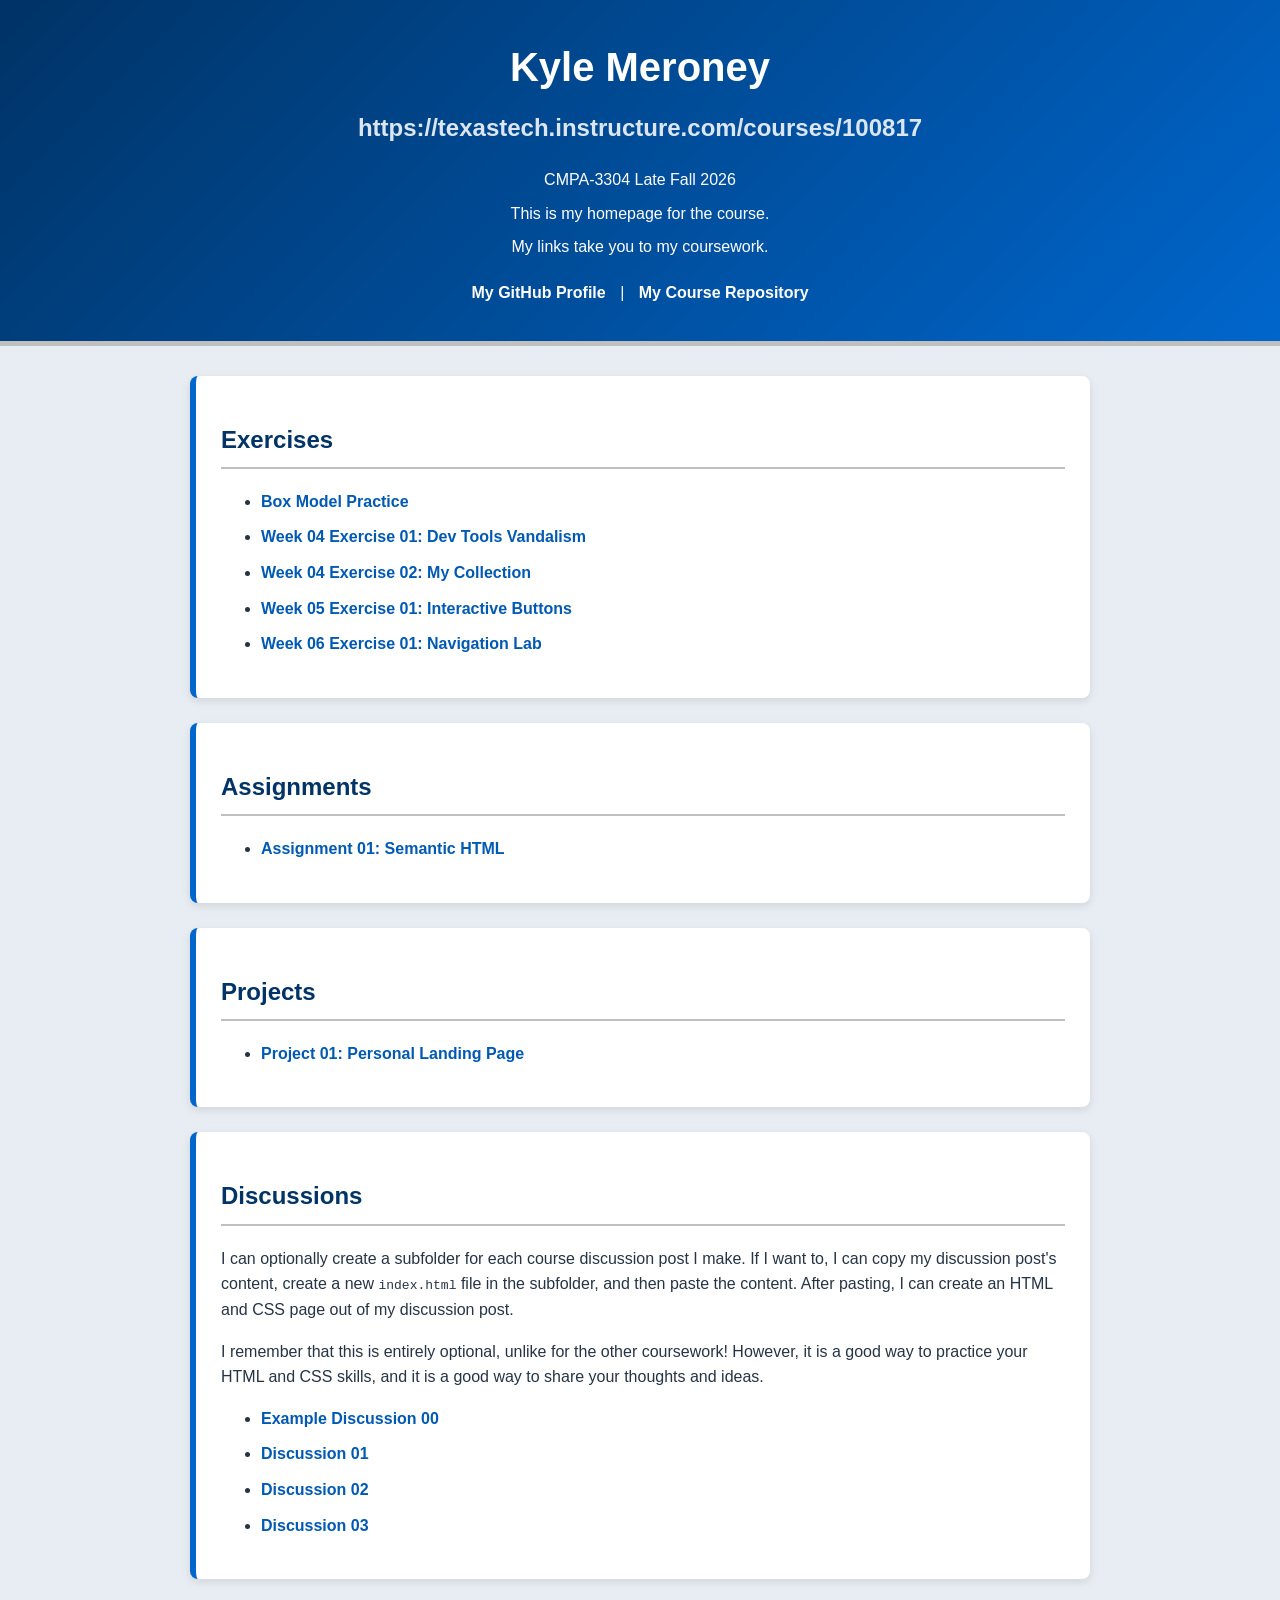
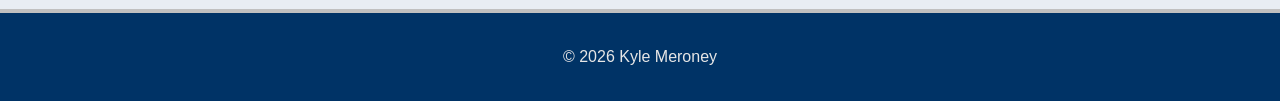
<file: index.html>
<!DOCTYPE html>

<!--

INSTRUCTIONS: HOW TO CHANGE THIS PAGE:

1. Change "Student Name" in the title above to your real name.

2. Change "Your Name" in the big heading below to your real name.

3. Change "your-username" to your real GitHub username in both links.

4. Change "your-repo-name" to the name of this repository.

5. Change "Course Name" to the name of your class.

6. Change "Semester Year" to match when you are taking this class.

7. Add links to your work:
    - Find the words that say "Exercise 01", "Assignment 01", etc.
    - Between the quote marks in href="", put the relative link to your work in the subfolder. You can simply link to the subfolder name. Take a look at the example folders and links to see how to do this.
    - For work not yet started/completed, you can leave the href="" blank until you are ready.
    - Change the words "Exercise 01" to match the name of the exercise. Do the same for assignments and projects. If you add your discussion posts, do the same for them.
    - Do this for each piece of work you finish.

8. You can add more links by copying a whole line like this:
    <li><a href="">New Work Name</a></li>
    Then paste it below the last one in that section.

9. Save your changes and push to GitHub when you are done. Remember you can use GitHub Desktop to help you with this.

Remember: During the course, if you want, you can style your homepage to introduce your own style and aesthetics. To start, keep this page simple and plain. This is just a template to get you started. Embrace the handcrafted approach to web design and development: change things to make them your own.

Remember: You must have a GitHub account, a new GitHub repository for this course, and this file (index.html) in that repository. 

Remember: You must create subfolders for each piece of coursework as the semester progresses.

-->

<html lang="en">
    <head>
        <meta charset="UTF-8" />
        <title>https://texastech.instructure.com/courses/100817</title>
        <meta charset="UTF-8" />
        <meta name="viewport" content="width=device-width, initial-scale=1.0" />
        <title>Kyle Meroney- CMPA-3304</title>
        <link rel="stylesheet" href="style.css" />
    </head>

    <body>
        <header>
            <h1>Kyle Meroney</h1>
            <h2>https://texastech.instructure.com/courses/100817</h2>
            <p>CMPA-3304 Late Fall 2026</p>
            <p>This is my homepage for the course.</p>
            <p>My links take you to my coursework.</p>
            <nav>
                <a href="https://github.com/kmerottu">My GitHub Profile</a>
                |
                <a href="https://github.com/kmerottu/cmpa-3304-course-portfolio">
                    My Course Repository
                </a>
            </nav>
        </header>

        <main>
            <section>
                <h2>Exercises</h2>
                <ul>
                    <li>
                        <a href="week-03-exercise-01/">Box Model Practice</a>
                    </li>
                    <li><a href="week-04-exercise-01/">Week 04 Exercise 01: Dev Tools Vandalism</a></li>
                    <li><a href="week-04-exercise-02/">Week 04 Exercise 02: My Collection</a>
                    <li><a href="week-05-exercise-01/">Week 05 Exercise 01: Interactive Buttons</a></li>
                    <li><a href="./week-06-exercise-01/">Week 06 Exercise 01: Navigation Lab</a></li>
                </ul>
            </section>

            <section>
                <h2>Assignments</h2>
                <ul>
                    <li>
                        <a href="assignment-01/">Assignment 01: Semantic HTML</a>
                    
                   
                </ul>
            </section>

            <section>
                <h2>Projects</h2>
                <ul>
                    <li><a href="project-01/">Project 01: Personal Landing Page</a></li>
                    
                </ul>
            </section>

            <section>
                <h2>Discussions</h2>
                <p>
                    I can optionally create a subfolder for each course
                    discussion post I make. If I want to, I can copy my
                    discussion post's content, create a new
                    <code>index.html</code>
                    file in the subfolder, and then paste the content. After
                    pasting, I can create an HTML and CSS page out of my
                    discussion post.
                </p>
                <p>
                    I remember that this is entirely optional, unlike for the
                    other coursework! However, it is a good way to practice your
                    HTML and CSS skills, and it is a good way to share your
                    thoughts and ideas.
                </p>
                <ul>
                    <li>
                        <a href="example-discussion-00/">
                            Example Discussion 00
                        </a>
                    </li>
                    <li><a href="">Discussion 01</a></li>
                    <li><a href="">Discussion 02</a></li>
                    <li><a href="">Discussion 03</a></li>
                </ul>
            </section>
            
        </main>

        <footer>
            <p>&copy; 2026 Kyle Meroney</p>
        </footer>
    </body>
</html>
</file>
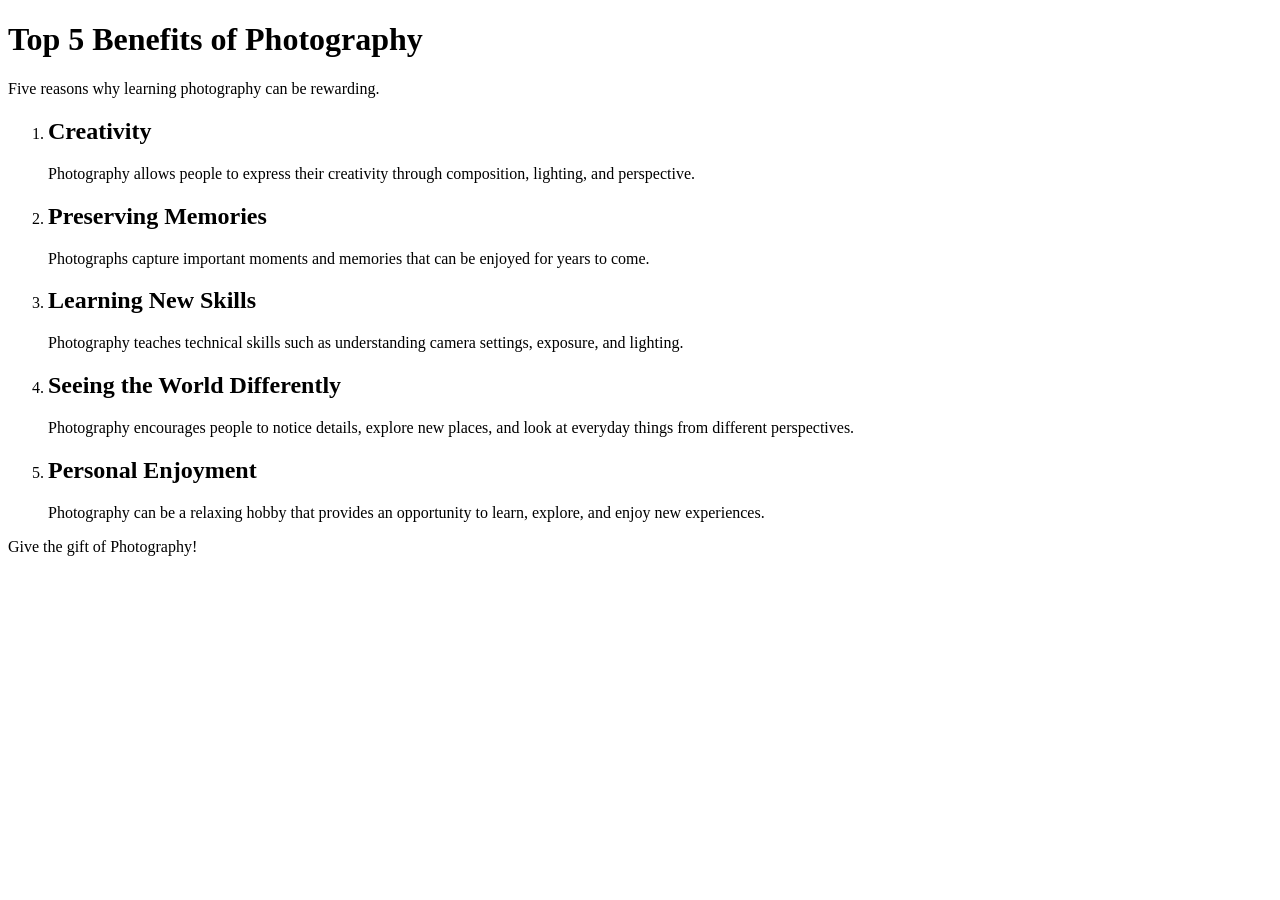
<file: assignment-01/index.html>
<!DOCTYPE html>
<html lang="en">
<head>
    <meta charset="UTF-8">
    <meta name="viewport" content="width=device-width, initial-scale=1.0">
    <title>Top 5 Benefits of Photography</title>
</head>
<body>

    <header>
        <h1>Top 5 Benefits of Photography</h1>
        <p>Five reasons why learning photography can be rewarding.</p>
    </header>

    <main>
        <ol>
            <li>
                <h2>Creativity</h2>
                <p>Photography allows people to express their creativity through composition, lighting, and perspective.</p>
            </li>

            <li>
                <h2>Preserving Memories</h2>
                <p>Photographs capture important moments and memories that can be enjoyed for years to come.</p>
            </li>

            <li>
                <h2>Learning New Skills</h2>
                <p>Photography teaches technical skills such as understanding camera settings, exposure, and lighting.</p>
            </li>

            <li>
                <h2>Seeing the World Differently</h2>
                <p>Photography encourages people to notice details, explore new places, and look at everyday things from different perspectives.</p>
            </li>

            <li>
                <h2>Personal Enjoyment</h2>
                <p>Photography can be a relaxing hobby that provides an opportunity to learn, explore, and enjoy new experiences.</p>
            </li>
        </ol>
    </main>

    <footer>
        <p>Give the gift of Photography!</p>
    </footer>

</body>
</html>
</file>
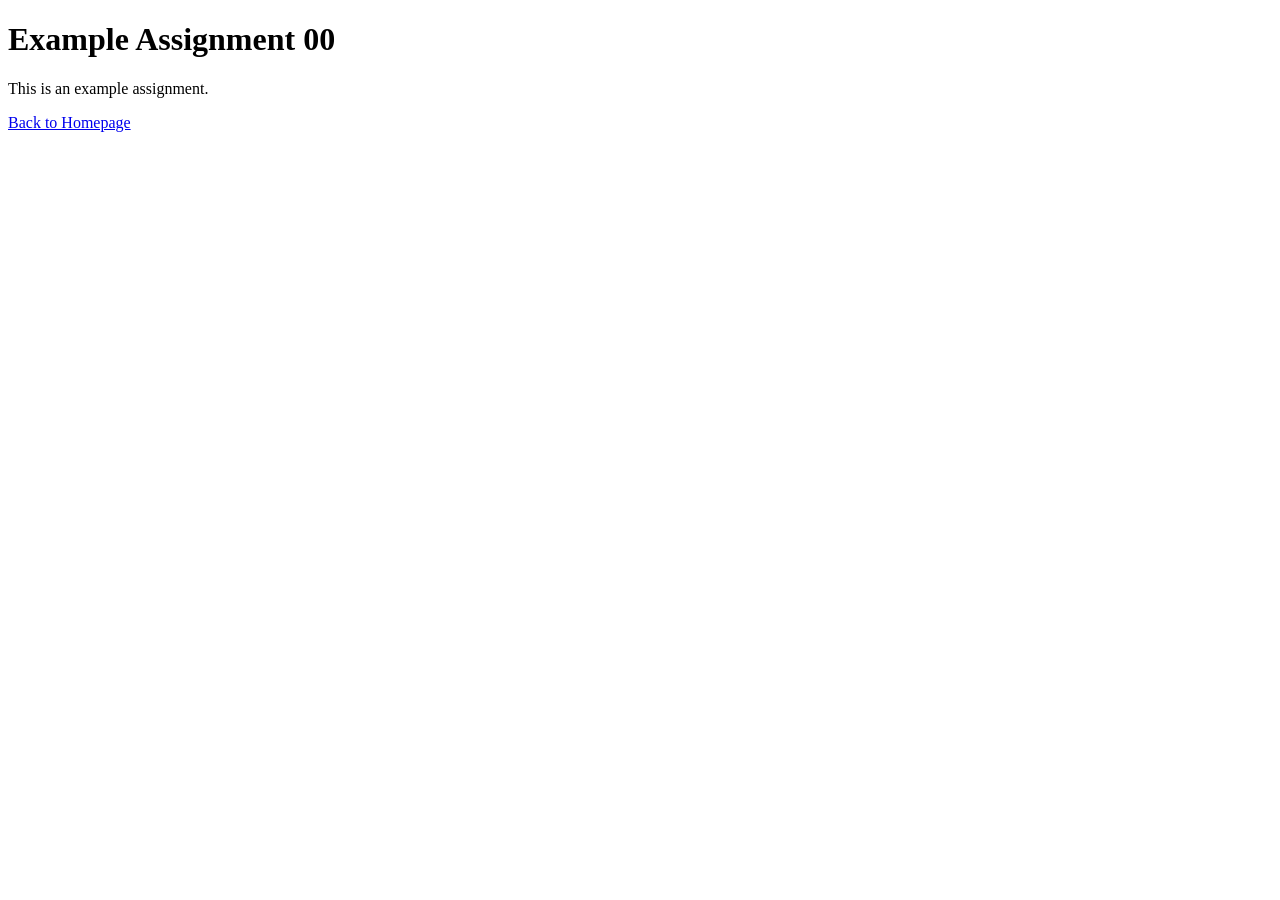
<file: example-assignment-00/index.html>
<!DOCTYPE html>
<html lang="en">
    <head>
        <meta charset="UTF-8" />
        <meta name="viewport" content="width=device-width, initial-scale=1.0" />
        <title>Example Assignment 00</title>
    </head>
    <body>
        <h1>Example Assignment 00</h1>
        <p>This is an example assignment.</p>
        <a href="../index.html">Back to Homepage</a>
    </body>
</html>
</file>
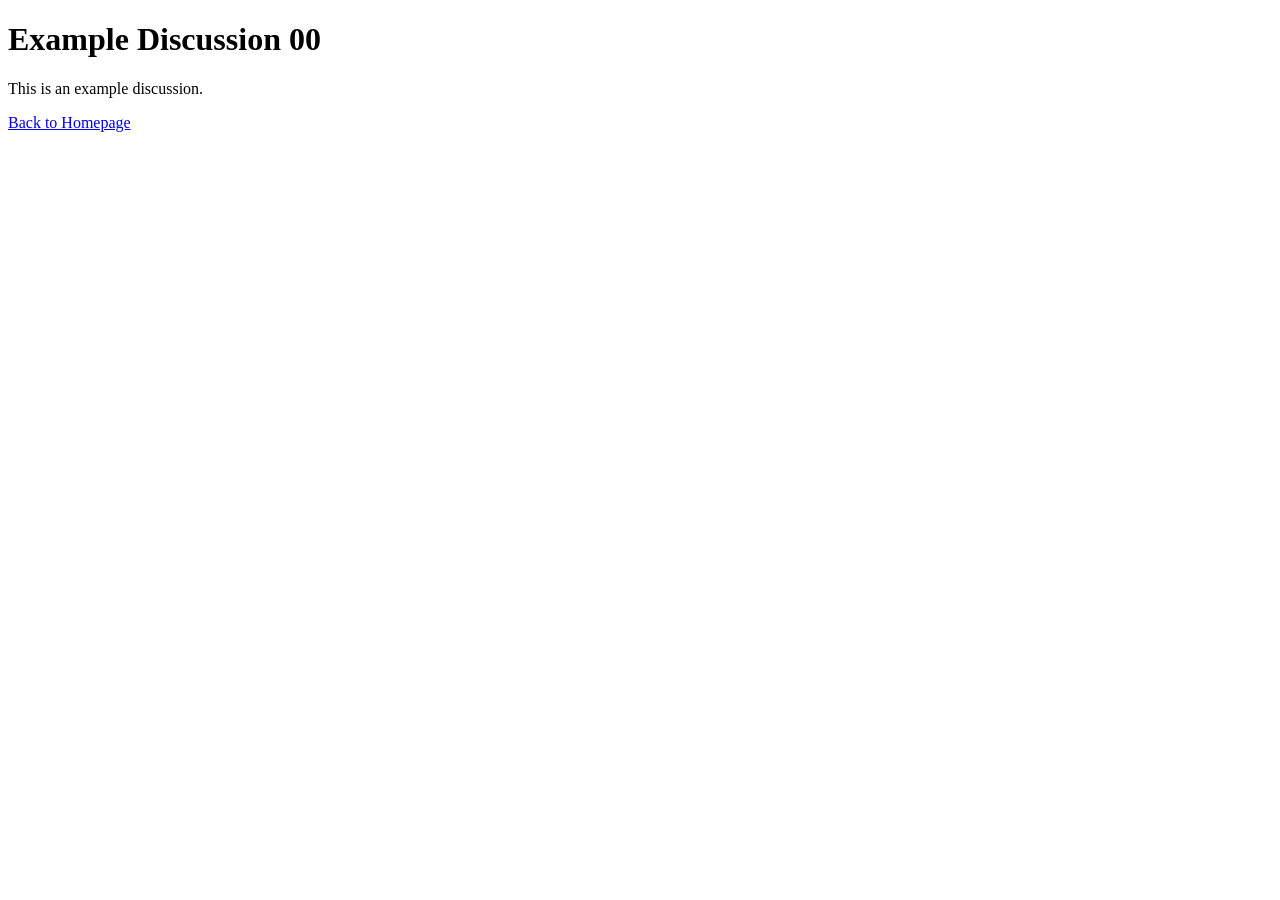
<file: example-discussion-00/index.html>
<!DOCTYPE html>
<html lang="en">
    <head>
        <meta charset="UTF-8" />
        <meta name="viewport" content="width=device-width, initial-scale=1.0" />
        <title>Example Discussion 00</title>
    </head>
    <body>
        <h1>Example Discussion 00</h1>
        <p>This is an example discussion.</p>
        <a href="../index.html">Back to Homepage</a>
    </body>
</html>
</file>
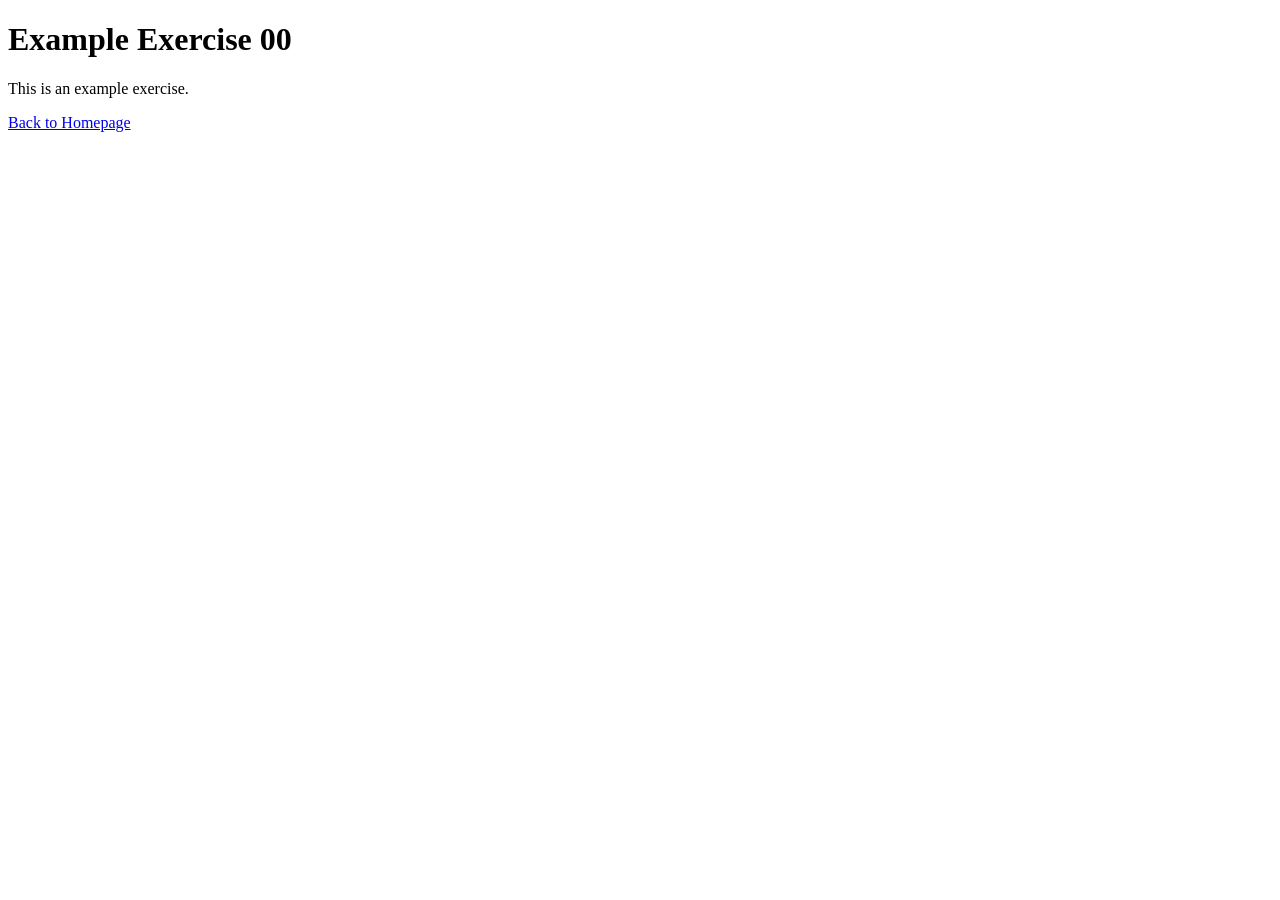
<file: example-exercise-00/index.html>
<!DOCTYPE html>
<html lang="en">
    <head>
        <meta charset="UTF-8" />
        <meta name="viewport" content="width=device-width, initial-scale=1.0" />
        <title>Example Exercise 00</title>
    </head>
    <body>
        <h1>Example Exercise 00</h1>
        <p>This is an example exercise.</p>
        <a href="../index.html">Back to Homepage</a>
    </body>
</html>
</file>
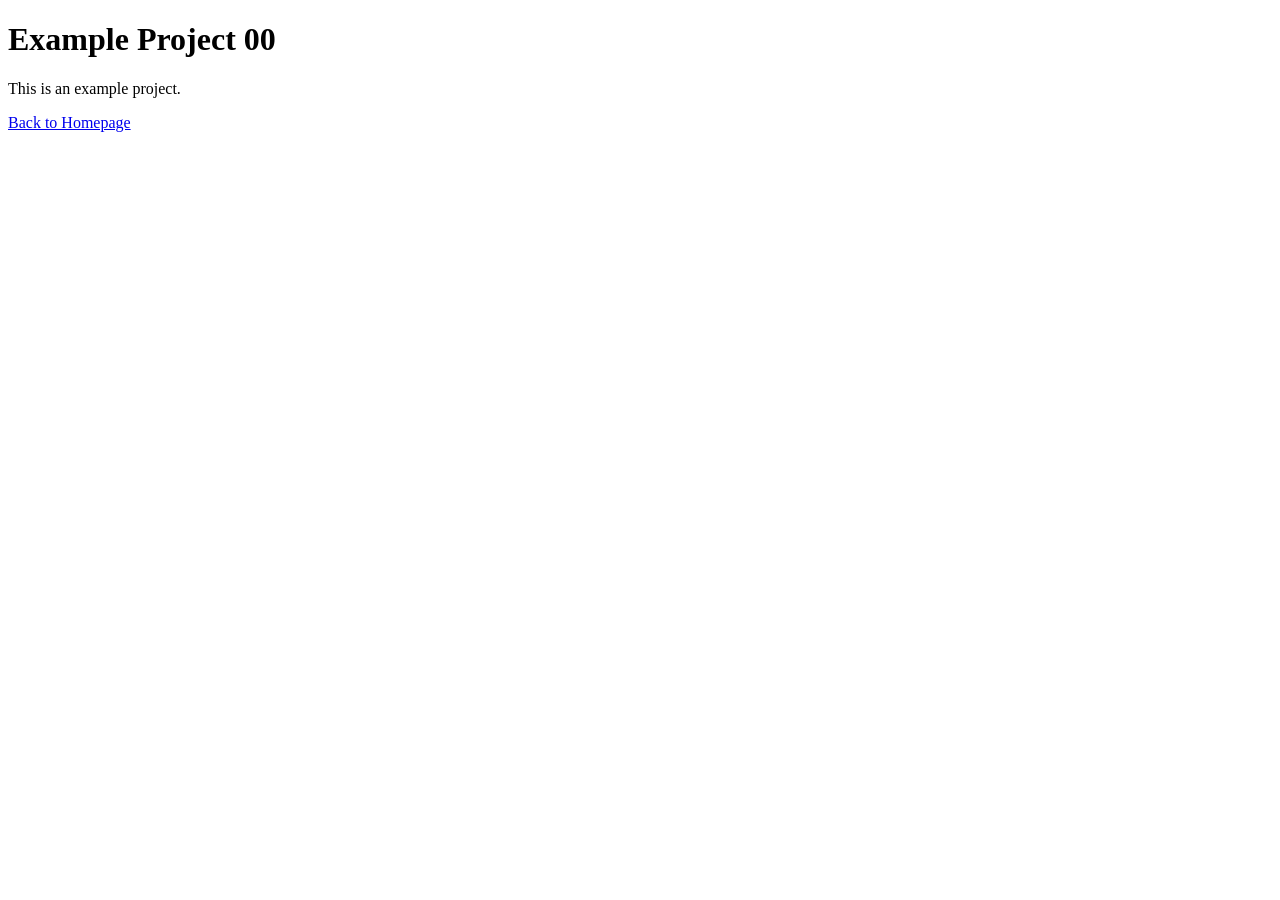
<file: example-project-00/index.html>
<!DOCTYPE html>
<html lang="en">
    <head>
        <meta charset="UTF-8" />
        <meta name="viewport" content="width=device-width, initial-scale=1.0" />
        <title>Example Project 00</title>
    </head>
    <body>
        <h1>Example Project 00</h1>
        <p>This is an example project.</p>
        <a href="../index.html">Back to Homepage</a>
    </body>
</html>
</file>
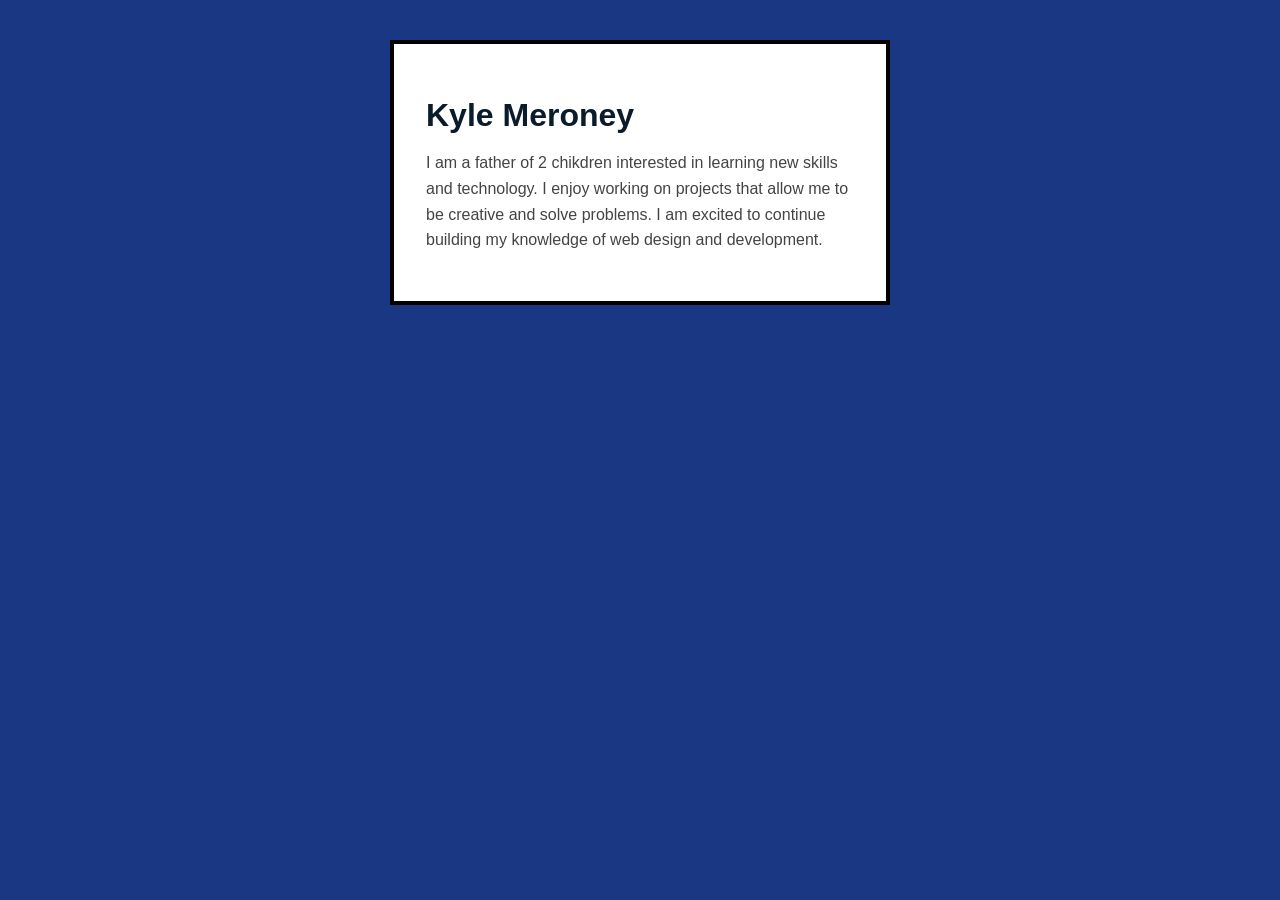
<file: week-03-exercise-01/index.html>
<!DOCTYPE html>
<html lang="en">
<head>
    <meta charset="UTF-8">
    <meta name="viewport" content="width=device-width, initial-scale=1.0">
    <title>Kyle Meroney</title>
    <link rel="stylesheet" href="style.css">
</head>
<body>

    <div class="card">
        <h1>Kyle Meroney</h1>
        <p>
            I am a father of 2 chikdren interested in learning new skills and
            technology. I enjoy working on projects that allow me to be creative
            and solve problems. I am excited to continue building my knowledge
            of web design and development.
        </p>
    </div>

</body>
</html>
</file>
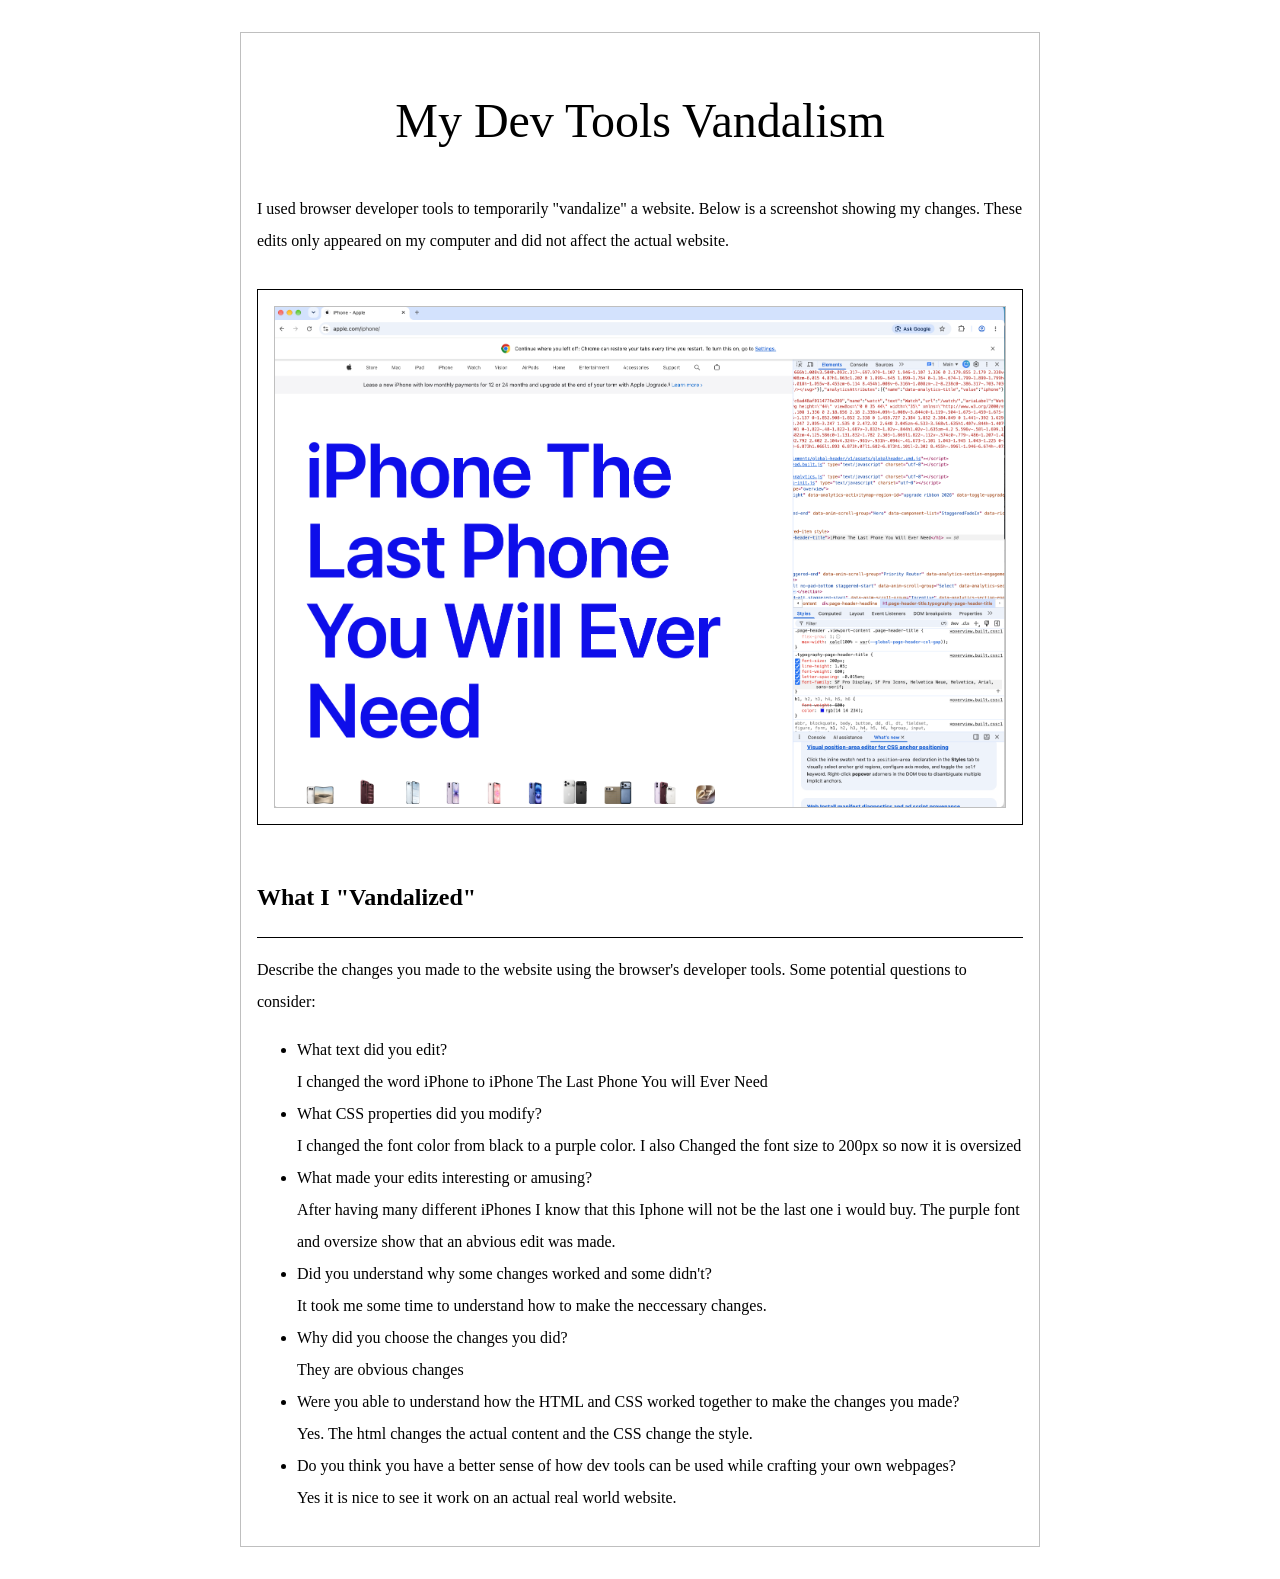
<file: week-04-exercise-01/index.html>
<!DOCTYPE html>
<html lang="en">

<head>
    <meta charset="UTF-8" />
    <meta name="viewport" content="width=device-width, initial-scale=1.0" />
    <title>Week 04 Exercise 01 - My Dev Tools Vandalism</title>
    <link rel="stylesheet" href="./style.css" />
</head>

<body>
    <main>
        <h1>My Dev Tools Vandalism</h1>
        <p>
            I used browser developer tools to temporarily "vandalize" a
            website. Below is a screenshot showing my changes. These edits
            only appeared on my computer and did not affect the actual
            website.
        </p>
        <div class="screenshot-container">
            <!-- 
                IMPORTANT: Update the src attribute below to match your screenshot filename.
                Example: If your screenshot is named "apple-dot-com-but-with-papyrus-font.png", change the line to:
                src="./apple-dot-com-but-with-papyrus-font.png"
            -->
            <img src="devtools-vandalism-screenshot.png" alt="Screenshot of the webpage I vandalized" />
        </div>
        <h2>What I "Vandalized"</h2>
        <p>
            Describe the changes you made to the website using the browser's developer tools. Some potential questions
            to consider:
        <ul>
            <li>What text did you edit?</li>
            I changed the word iPhone to iPhone The Last Phone You will Ever Need
            <li>What CSS properties did you modify?</li>
            I changed the font color from black to a purple color. I also Changed the font size to 200px so now it is oversized
            <li>What made your edits interesting or amusing?</li>
            After having many different iPhones I know that this Iphone will not be the last one i would buy. The purple font and oversize show that an abvious edit was made.
            <li>Did you understand why some changes worked and some didn't?</li>
             It took me some time to understand how to make the neccessary changes.
            <li>Why did you choose the changes you did?</li>
             They are obvious changes
            <li>Were you able to understand how the HTML and CSS worked together to make the changes you made?</li>
            Yes. The html changes the actual content and the CSS change the style.
            <li>Do you think you have a better sense of how dev tools can be used while crafting your own webpages?</li>
            Yes it is nice to see it work on an actual real world website.
        </ul>
        </p>
    </main>
</body>

</html>
</file>
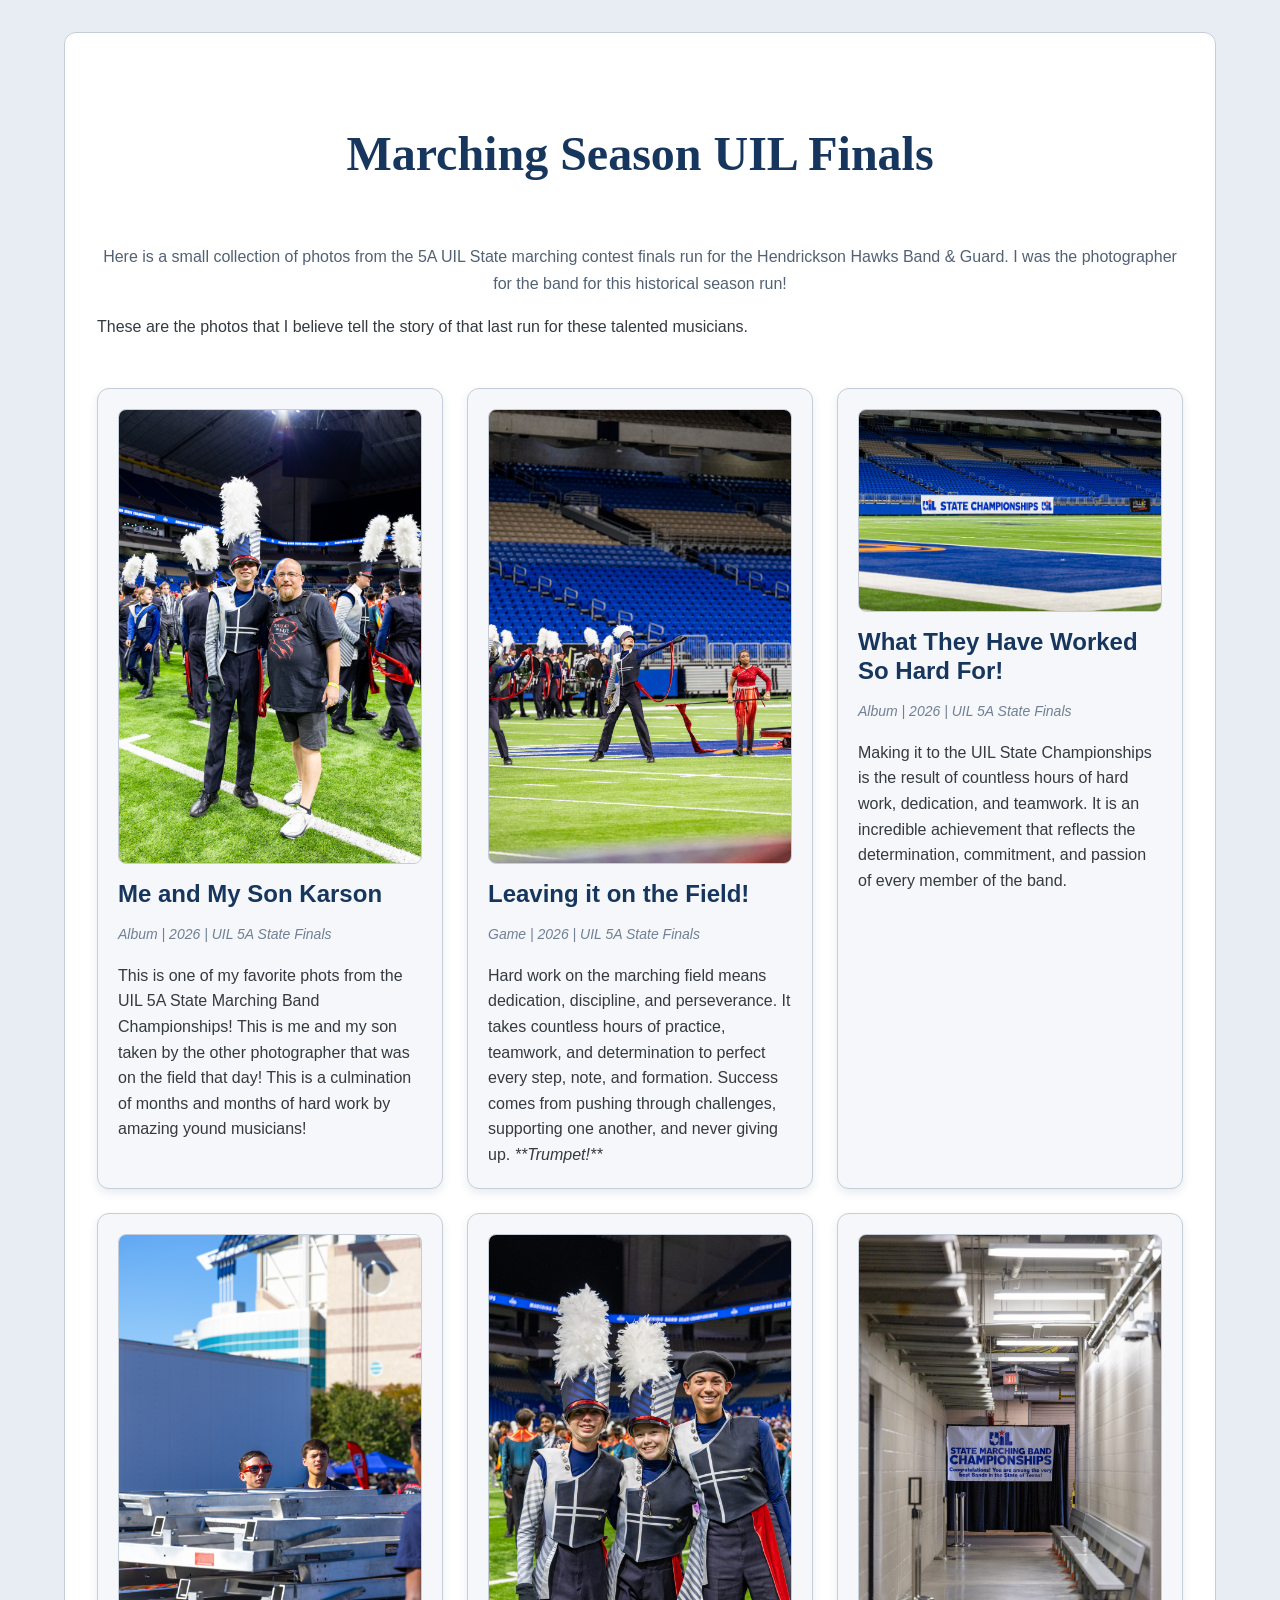
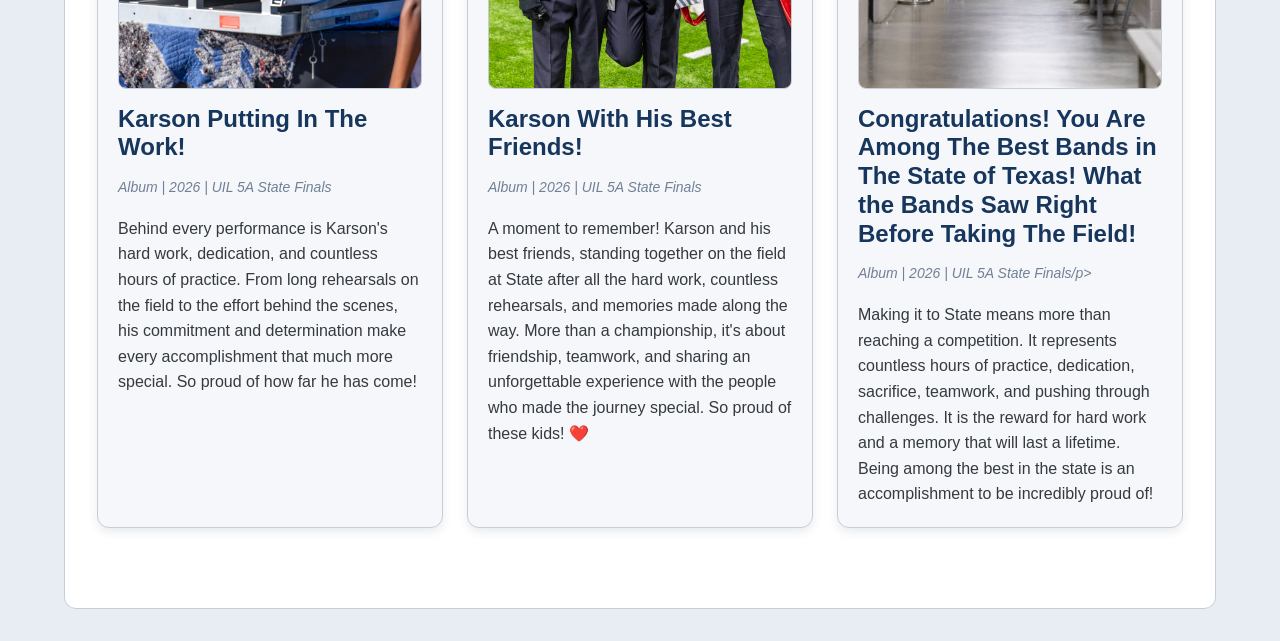
<file: week-04-exercise-02/index.html>
<!DOCTYPE html>
<html lang="en">

<head>
    <meta charset="UTF-8" />
    <meta name="viewport" content="width=device-width, initial-scale=1.0" />
    <title>Week 04 Exercise 02 - My Collection</title>
    <link rel="stylesheet" href="./style.css" />
</head>

<body>
    <main>
        <h1>Marching Season UIL Finals</h1>
        <!-- 
            Here is a small collection of photos from the 5A UIL State marching contest finals run for the Hendrickson Hawks Band & Guard. I was the photographer for the band for
            this historical season run!
        -->
        <p>
            Here is a small collection of photos from the 5A UIL State marching contest finals run for the Hendrickson Hawks Band & Guard. I was the photographer for the band for
            this historical season run!</p>
           These are the photos that I believe tell the story of that last run for these talented musicians. 
        </p>

        <div class="collection-grid">

            <!-- 
                SAMPLE CARD 1
                Replace this entire card with your own item.
                Keep the same structure: image, title, details, description.
            -->
            <div class="collection-card">
                <img src="photo-06-marching-band.jpg"Me and my son Karson after they were awarded 5th in the state of Texas" />
                <h2>Me and My Son Karson</h2>
                <p class="details">Album | 2026 | UIL 5A State Finals</p>
                <p class="description">
                    This is one of my favorite phots from the UIL 5A State Marching Band Championships! This is me and my son taken by the other photographer that was on the field that day! 
                    This is a culmination of months and months of hard work by
                    amazing yound musicians!
                </p>
            </div>

            <!-- 
                SAMPLE CARD 2
                Replace this entire card with your own item.
                Notice the structure is identical to Sample Card 1.
            -->
            <div class="collection-card">
                <img src="photo-02-marching-band.jpg"The Passion!" />
                <h2>Leaving it on the Field!</h2>
                <p class="details">Game | 2026 | UIL 5A State Finals</p>
                <p class="description">
                    Hard work on the marching field means dedication, discipline, and perseverance. It takes countless hours of practice, teamwork, and determination to perfect every step, note, and formation. 
                    Success comes from pushing through challenges, supporting one another, and never giving up. <em>**Trumpet!**</em>
                </p>
            </div>

            <!-- 
                PLACEHOLDER CARD 3
                Complete this card by adding your image, title, details, and description.
            -->
            <div class="collection-card">
                <img src="photo-03-marching-band.jpg" alt="UIL State Championships" />
                <h2>What They Have Worked So Hard For!</h2>
                <p class="details">Album | 2026 | UIL 5A State Finals</p>
                <p class="description">
                    Making it to the UIL State Championships is the result of countless hours of hard work, dedication, and teamwork. 
                    It is an incredible achievement that reflects the determination, commitment, and passion of every member of the band.
                </p>
            </div>

            <!-- 
                PLACEHOLDER CARD 4
                Complete this card by adding your image, title, details, and description.
            -->
            <div class="collection-card">
                <img src="photo-04-marching-band.jpg" alt="Your item 4" />
                <h2>Karson Putting In The Work!</h2>
                <p class="details">Album | 2026 | UIL 5A State Finals</p>
                <p class="description">
                    Behind every performance is Karson's hard work, dedication, and countless hours of practice. 
                    From long rehearsals on the field to the effort behind the scenes, his commitment and determination make every accomplishment that much more special. 
                    So proud of how far he has come!
                </p>
            </div>

            <!-- 
                PLACEHOLDER CARD 5
                Complete this card by adding your image, title, details, and description.
            -->
            <div class="collection-card">
                <img src="photo-05-marching-band.jpg" alt="Your item 5" />
                <h2>Karson With His Best Friends!</h2>
                <p class="details">Album | 2026 | UIL 5A State Finals</p>
                <p class="description">
                    A moment to remember! Karson and his best friends, standing together on the field at State after all the hard work, countless rehearsals, and memories made along the way.
                     More than a championship, it's about friendship, teamwork, and sharing an unforgettable experience with the people who made the journey special. So proud of these kids! ❤️
                </p>
            </div>

            <!-- 
                PLACEHOLDER CARD 6
                Complete this card by adding your image, title, details, and description.
            -->
            <div class="collection-card">
                <img src="Photo01-marching-band.jpg" alt="Your item 6" />
                <h2>Congratulations! You Are Among The Best Bands in The State of Texas! What the Bands Saw Right Before Taking The Field!</h2>
                <p class="details">Album | 2026 | UIL 5A State Finals/p>
                <p class="description">
                    Making it to State means more than reaching a competition. It represents countless hours of practice, dedication, sacrifice, teamwork, and pushing through challenges. 
                    It is the reward for hard work and a memory that will last a lifetime. Being among the best in the state is an accomplishment to be incredibly proud of!
                </p>
            </div>
        </div>
    </main>
</body>

</html>
</file>
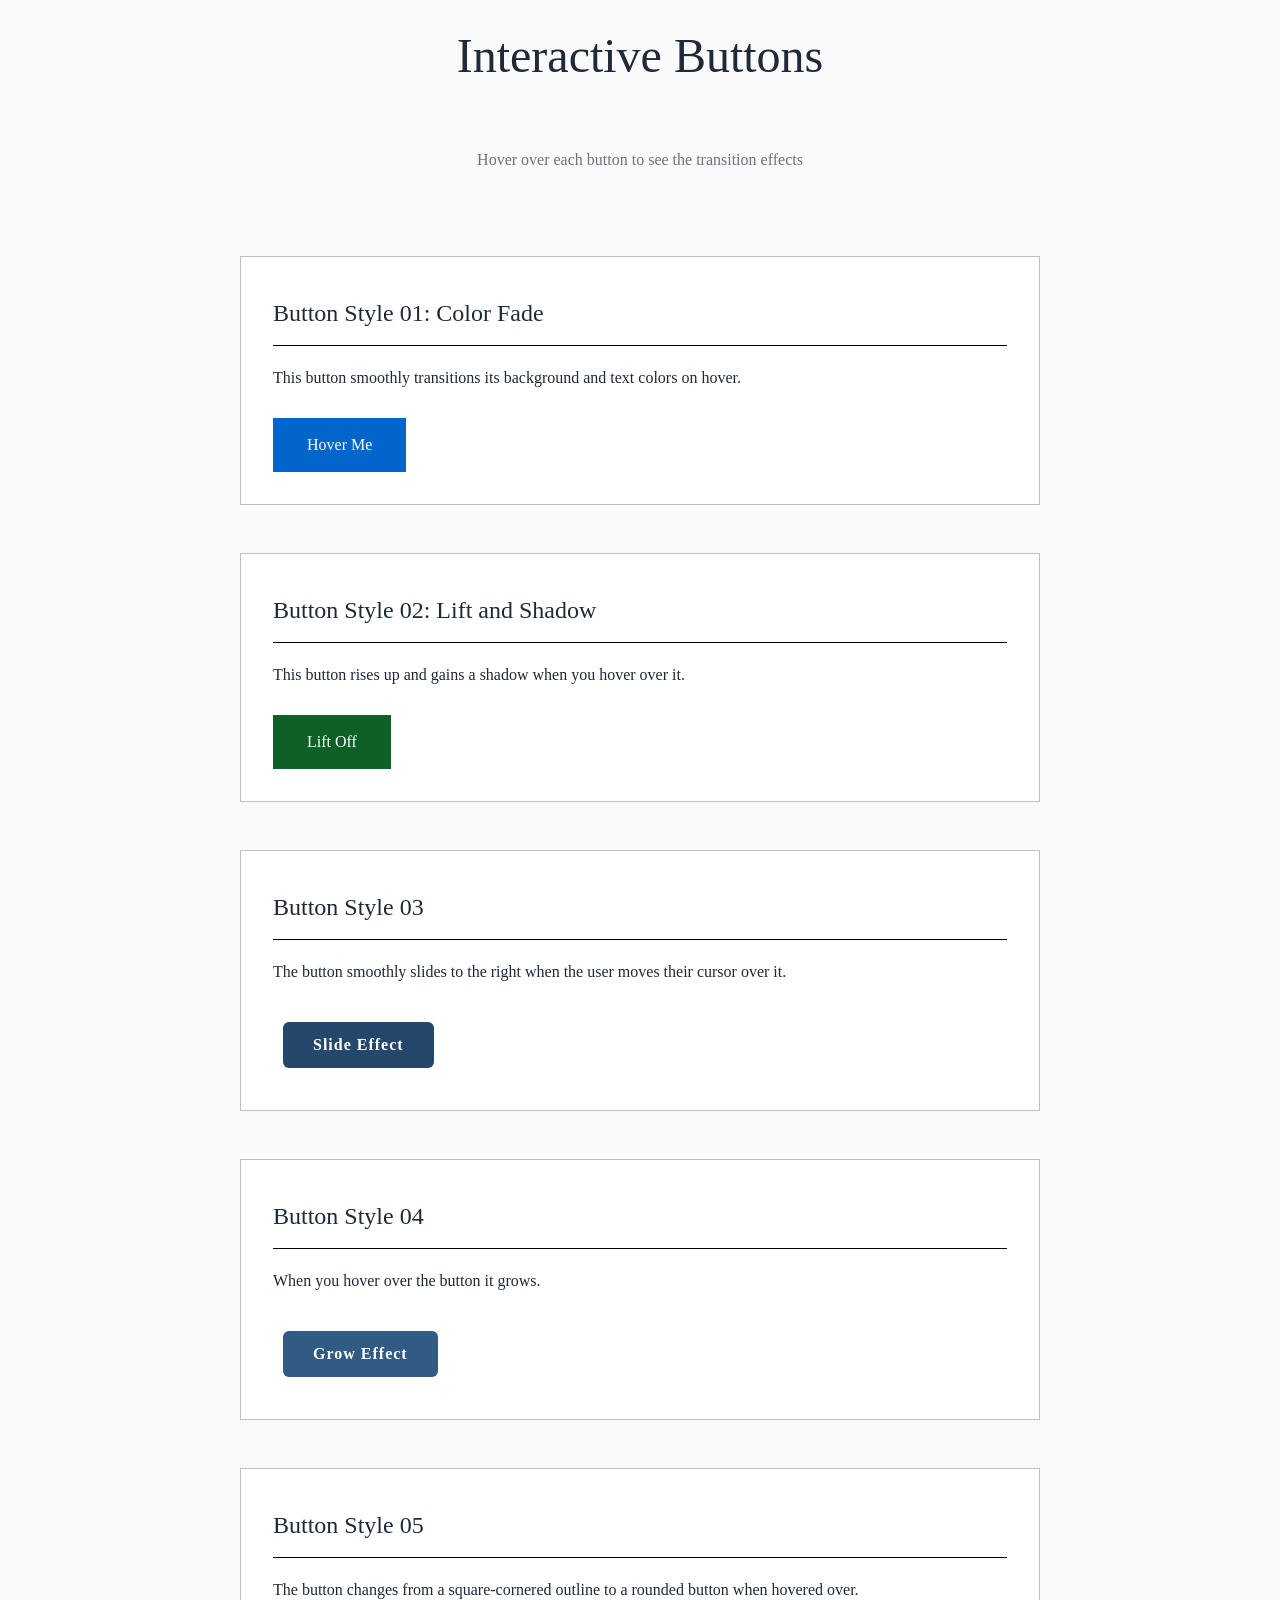
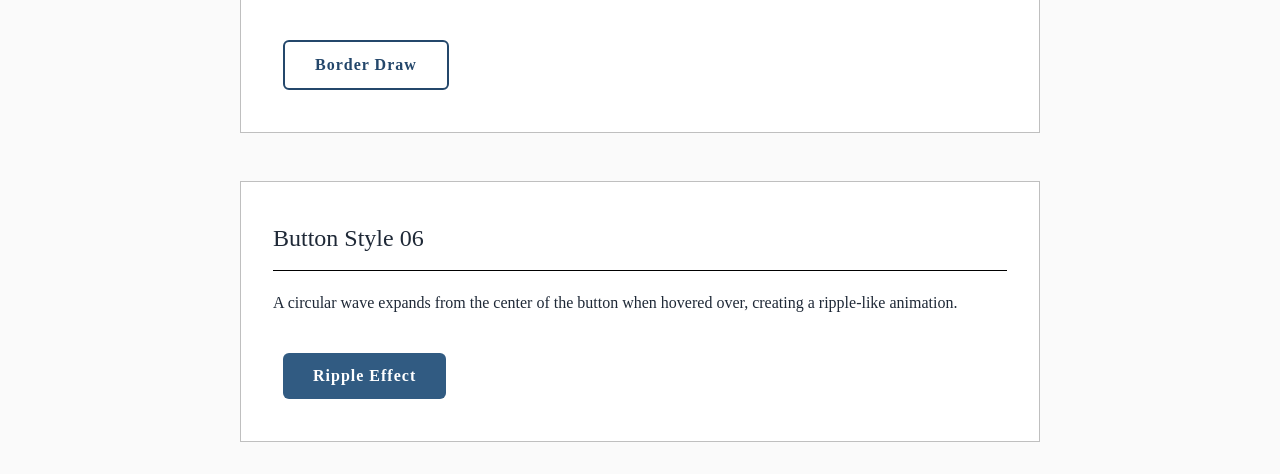
<file: week-05-exercise-01/index.html>
<!DOCTYPE html>
<html lang="en">

<head>
    <meta charset="UTF-8">
    <meta name="viewport" content="width=device-width, initial-scale=1.0">
    <title>Exercises Week 05 Exercise 01: Interactive Buttons</title>
    <link rel="stylesheet" href="./style.css">
</head>

<body>
    <div class="container">
        <h1>Interactive Buttons</h1>
        <p class="subtitle">Hover over each button to see the transition effects</p>

        <section class="button-section">
            <h2>Button Style 01: Color Fade</h2>
            <p>This button smoothly transitions its background and text colors on hover.</p>
            <button class="button-01">Hover Me</button>
        </section>


        <section class="button-section">
            <h2>Button Style 02: Lift and Shadow</h2>
            <p>This button rises up and gains a shadow when you hover over it.</p>
            <button class="button-02">Lift Off</button>
        </section>

        <section class="button-section">
            <h2>Button Style 03</h2>
            <p>The button smoothly slides to the right when the user moves their cursor over it.</p>
            <button class="slide-button">Slide Effect</button>
        </section>

        <section class="button-section">
            <h2>Button Style 04</h2>
            <p>When you hover over the button it grows.</p>
            <button class="grow-button">Grow Effect</button>
        </section>

        <section class="button-section">
            <h2>Button Style 05</h2>
            <p>The button changes from a square-cornered outline to a rounded button when hovered over.</p>
            <button class="border-button">Border Draw</button>
        </section>

        <section class="button-section">
            <h2>Button Style 06</h2>
            <p>A circular wave expands from the center of the button when hovered over, creating a ripple-like animation.</p>
            <button class="ripple-button">Ripple Effect</button>
        </section>
    </div>
</body>

</html>
</file>
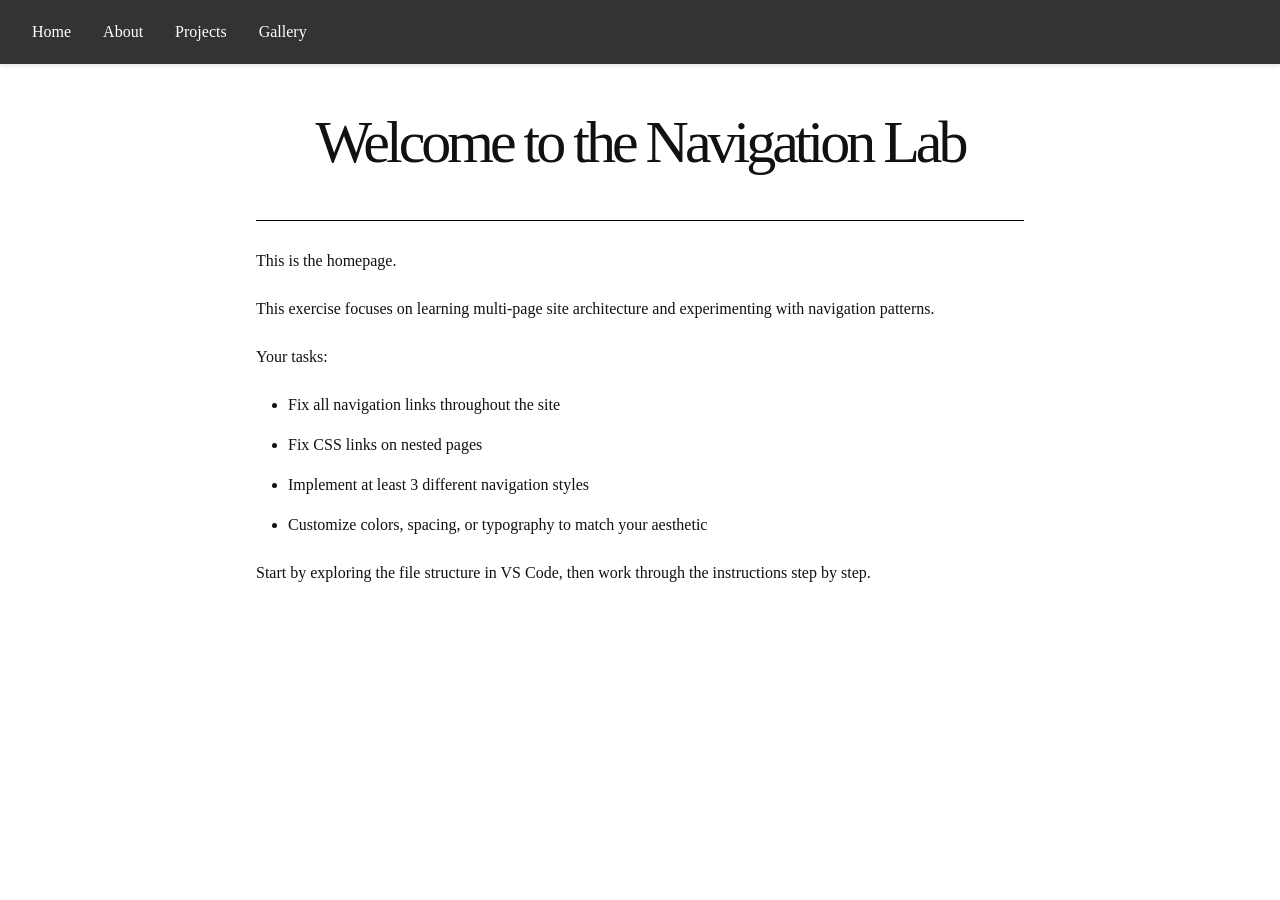
<file: week-06-exercise-01/index.html>
<!DOCTYPE html>
<html lang="en">

<head>
  <meta charset="UTF-8">
  <meta name="viewport" content="width=device-width, initial-scale=1.0">
  <title>Navigation Lab - Home</title>
  <link rel="stylesheet" href="css/style.css">
</head>

<body>

  <nav class="nav-horizontal">
    <ul>
      <li><a href="index.html">Home</a></li>
      <li><a href="about.html">About</a></li>
      <li><a href="projects/">Projects</a></li>
      <li><a href="gallery/">Gallery</a></li>
    </ul>
  </nav>

  <main>
    <h1>Welcome to the Navigation Lab</h1>

    <p>This is the homepage.</p>
    <p>This exercise focuses on learning multi-page site architecture and experimenting with navigation patterns.</p>

    <p>Your tasks:</p>
    <ul>
      <li>Fix all navigation links throughout the site</li>
      <li>Fix CSS links on nested pages</li>
      <li>Implement at least 3 different navigation styles</li>
      <li>Customize colors, spacing, or typography to match your aesthetic</li>
    </ul>

    <p>Start by exploring the file structure in VS Code, then work through the instructions step by step.</p>
  </main>

</body>

</html>
</file>
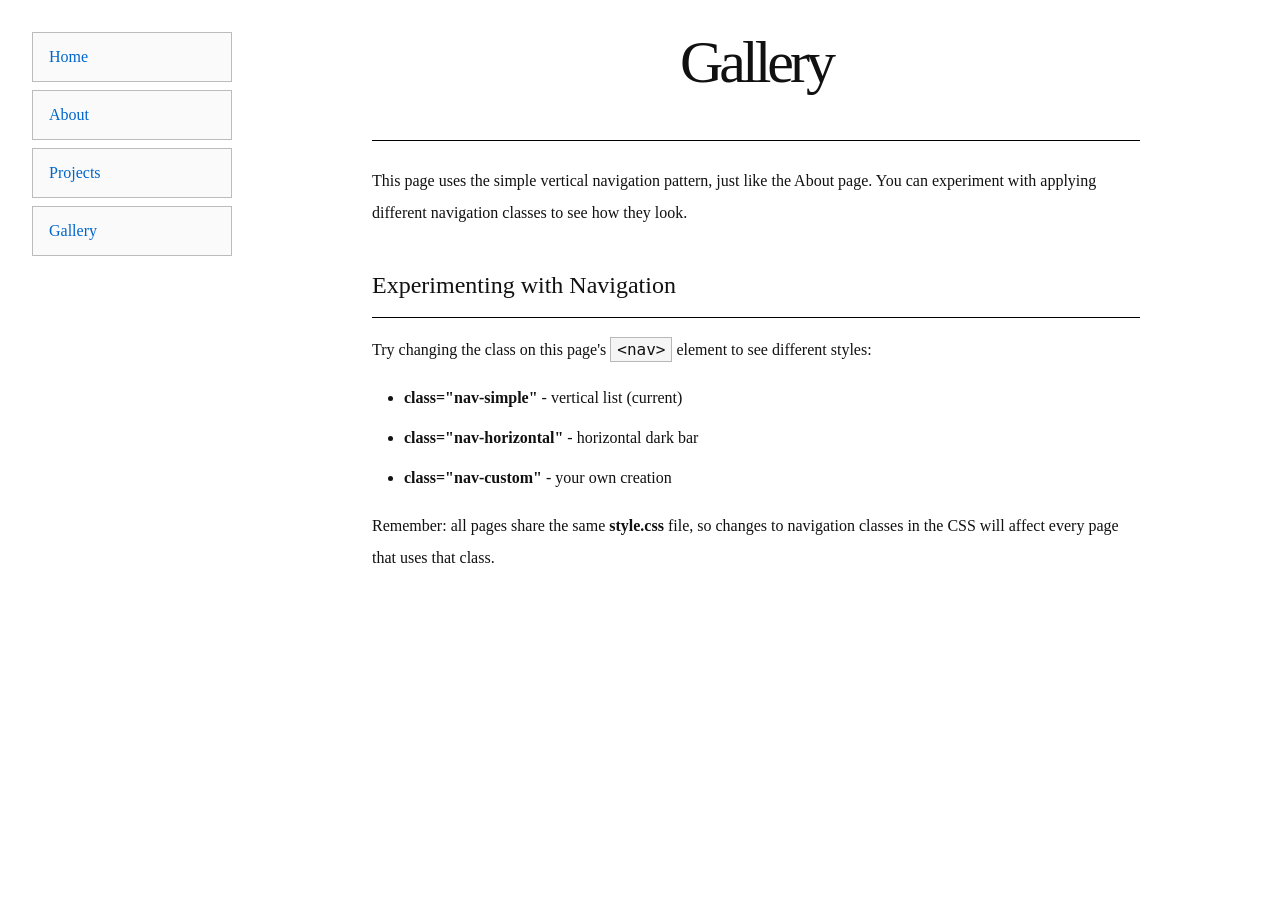
<file: week-06-exercise-01/gallery/index.html>
<!DOCTYPE html>
<html lang="en">

<head>
  <meta charset="UTF-8">
  <meta name="viewport" content="width=device-width, initial-scale=1.0">
  <title>Navigation Lab - Gallery</title>
  <link rel="stylesheet" href="../css/style.css">
</head>

<body>

  <nav class="nav-simple">
    <ul>
      <li><a href="../index.html">Home</a></li>
      <li><a href="../about.html">About</a></li>
      <li><a href="../projects/index.html">Projects</a></li>
      <li><a href="../gallery/index.html">Gallery</a></li>
    </ul>
  </nav>

  <main>
    <h1>Gallery</h1>

    <p>This page uses the simple vertical navigation pattern, just like the About page. You can experiment with applying
      different navigation classes to see how they look.</p>

    <h2>Experimenting with Navigation</h2>

    <p>Try changing the class on this page's <code>&lt;nav&gt;</code> element to see different styles:</p>

    <ul>
      <li><strong>class="nav-simple"</strong> - vertical list (current)</li>
      <li><strong>class="nav-horizontal"</strong> - horizontal dark bar</li>
      <li><strong>class="nav-custom"</strong> - your own creation</li>
    </ul>

    <p>Remember: all pages share the same <strong>style.css</strong> file, so changes to navigation classes in the CSS
      will affect every page that uses that class.</p>
  </main>

</body>

</html>
</file>
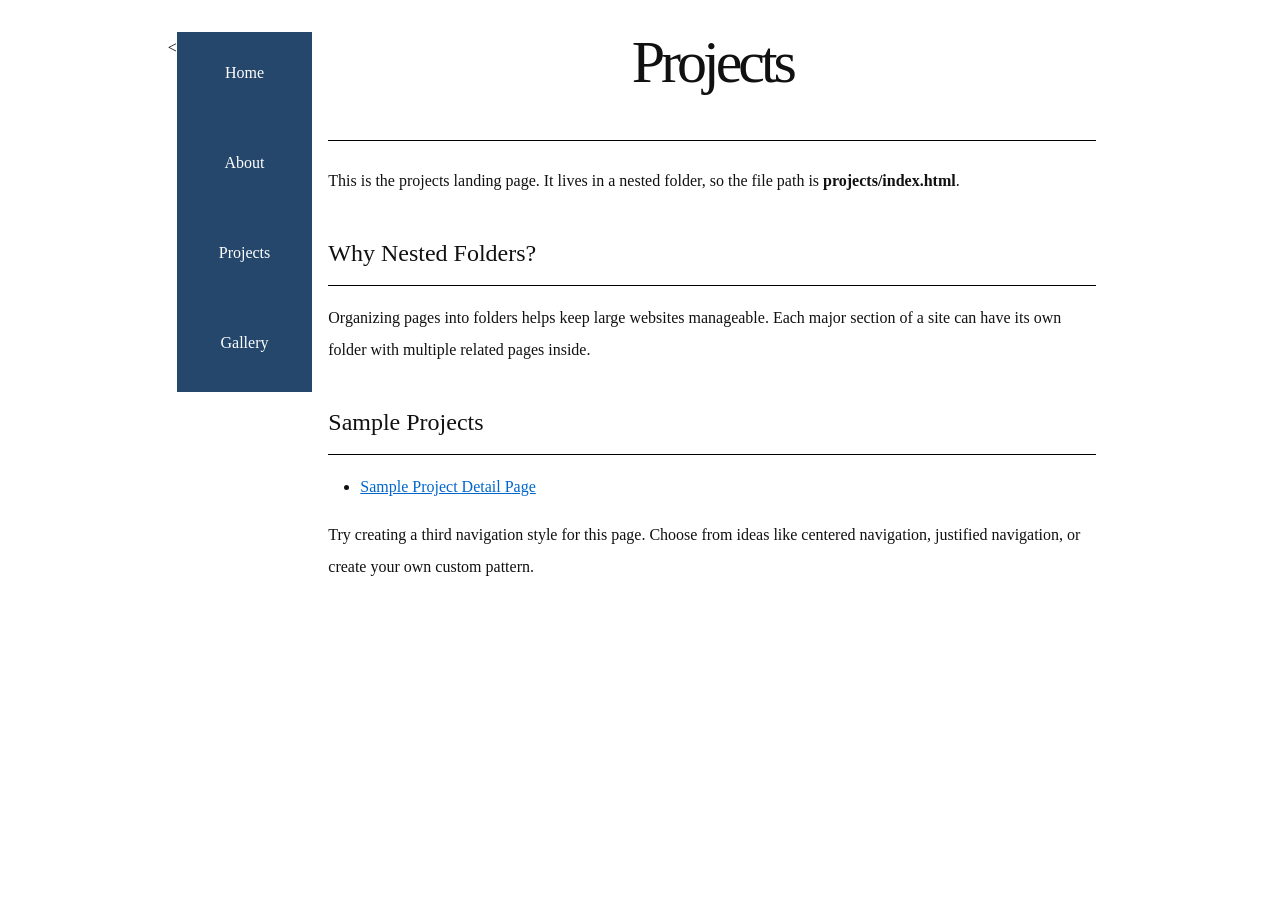
<file: week-06-exercise-01/projects/index.html>
<!DOCTYPE html>
<html lang="en">

<head>
  <meta charset="UTF-8">
  <meta name="viewport" content="width=device-width, initial-scale=1.0">
  <title>Navigation Lab - Projects</title>
  <link rel="stylesheet" href="../css/style.css">
</head>

<body>

  <<nav class="projects-nav">
    <ul>
        <li><a href="../index.html">Home</a></li>
        <li><a href="../about.html">About</a></li>
        <li><a href="../projects/index.html">Projects</a></li>
        <li><a href="../gallery/index.html">Gallery</a></li>
    </ul>
</nav>

  <main>
    <h1>Projects</h1>

    <p>This is the projects landing page. It lives in a nested folder, so the file path is
      <strong>projects/index.html</strong>.
    </p>

    <h2>Why Nested Folders?</h2>

    <p>Organizing pages into folders helps keep large websites manageable. Each major section of a site can have its own
      folder with multiple related pages inside.</p>

    <h2>Sample Projects</h2>

    <ul>
      <li><a href="project-detail.html">Sample Project Detail Page</a></li>
    </ul>

    <p>Try creating a third navigation style for this page. Choose from ideas like centered navigation, justified
      navigation, or create your own custom pattern.</p>
  </main>

</body>

</html>
</file>
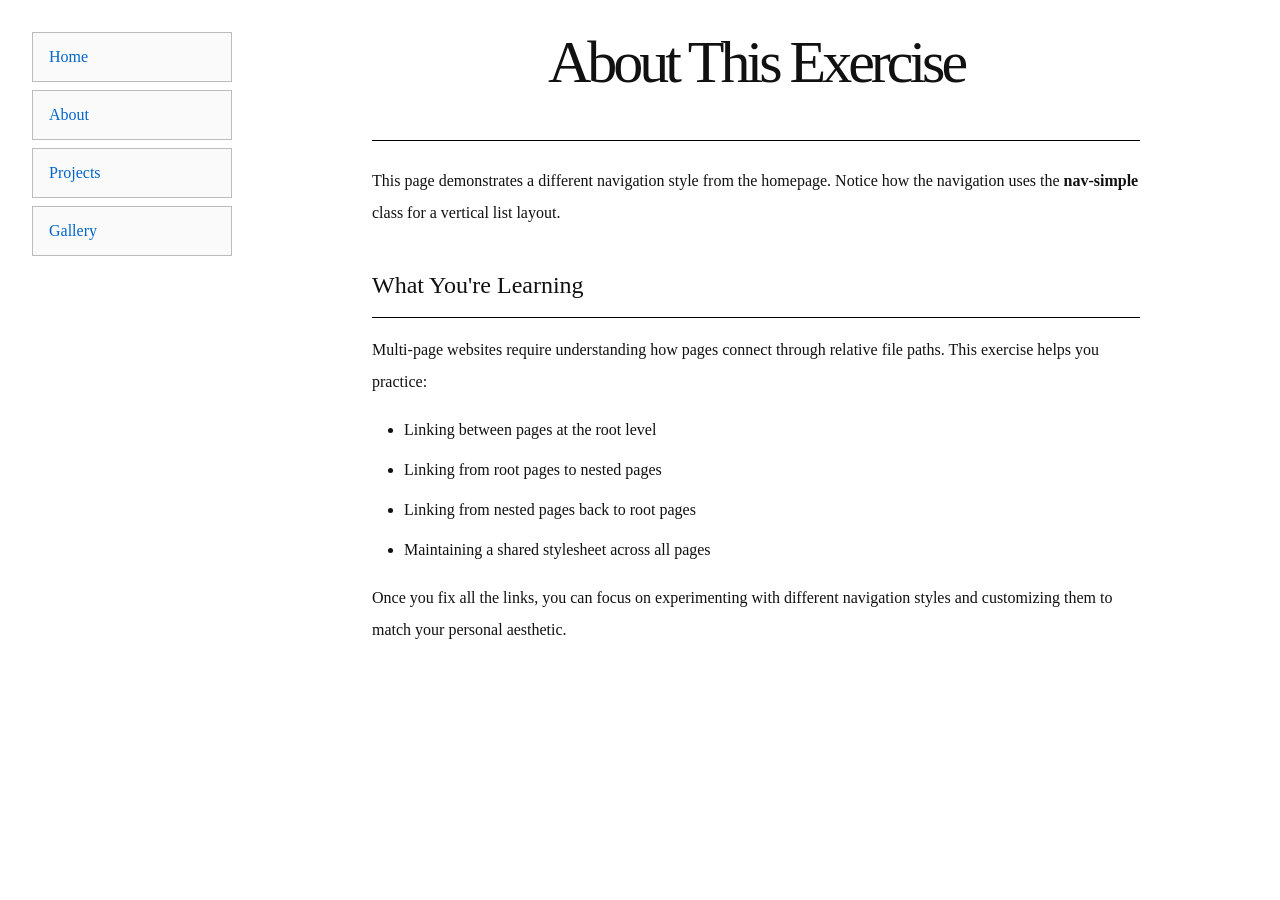
<file: week-06-exercise-01/about.html>
<!DOCTYPE html>
<html lang="en">

<head>
  <meta charset="UTF-8">
  <meta name="viewport" content="width=device-width, initial-scale=1.0">
  <title>Navigation Lab - About</title>
  <link rel="stylesheet" href="css/style.css">
</head>

<body>

  <nav class="nav-simple">
    <ul>
      <li><a href="index.html">Home</a></li>
      <li><a href="about.html">About</a></li>
      <li><a href="projects/">Projects</a></li>
      <li><a href="gallery/">Gallery</a></li>
    </ul>
  </nav>

  <main>
    <h1>About This Exercise</h1>

    <p>This page demonstrates a different navigation style from the homepage. Notice how the navigation uses the
      <strong>nav-simple</strong> class for a vertical list layout.
    </p>

    <h2>What You're Learning</h2>

    <p>Multi-page websites require understanding how pages connect through relative file paths. This exercise helps you
      practice:</p>

    <ul>
      <li>Linking between pages at the root level</li>
      <li>Linking from root pages to nested pages</li>
      <li>Linking from nested pages back to root pages</li>
      <li>Maintaining a shared stylesheet across all pages</li>
    </ul>

    <p>Once you fix all the links, you can focus on experimenting with different navigation styles and customizing them
      to match your personal aesthetic.</p>
  </main>

</body>

</html>
</file>
<file: style.css>
/* General Page Styling */
body {
    font-family: Arial, Helvetica, sans-serif;
    background-color: #e8edf3;
    color: #263445;
    margin: 0;
    padding: 0;
    line-height: 1.6;
}

/* Header */
header {
    background: linear-gradient(135deg, #003366, #0066cc);
    color: white;
    padding: 35px 20px;
    text-align: center;
    border-bottom: 5px solid #c0c0c0;
}

header h1 {
    font-size: 2.5rem;
    margin: 0;
}

header h2 {
    color: #dce6f1;
    margin-top: 10px;
}

header p {
    margin: 8px 0;
}

/* Navigation */
nav {
    margin-top: 20px;
}

nav a {
    color: #ffffff;
    text-decoration: none;
    font-weight: bold;
    margin: 0 10px;
}

nav a:hover {
    color: #c0c0c0;
    text-decoration: underline;
}

/* Main Content */
main {
    max-width: 900px;
    margin: 30px auto;
    padding: 0 20px;
}

/* Content Sections */
section {
    background-color: white;
    margin-bottom: 25px;
    padding: 25px;
    border-left: 6px solid #0066cc;
    border-radius: 8px;
    box-shadow: 0 3px 8px rgba(0, 0, 0, 0.1);
}

section h2 {
    color: #003366;
    border-bottom: 2px solid #c0c0c0;
    padding-bottom: 8px;
}

/* Coursework Links */
li {
    margin: 10px 0;
}

li a {
    color: #0059b3;
    text-decoration: none;
    font-weight: bold;
}

li a:hover {
    color: #003366;
    text-decoration: underline;
}

/* Footer */
footer {
    background-color: #003366;
    color: #e6e6e6;
    text-align: center;
    padding: 15px;
    border-top: 4px solid #c0c0c0;
}

/* Responsive Design */
@media (width <= 600px) {
    header h1 {
        font-size: 2rem;
    }

    nav a {
        display: block;
        margin: 10px 0;
    }

    main {
        padding: 0 12px;
    }
}
</file>
<file: week-03-exercise-01/style.css>
/* Apply box-sizing to all elements */
* {
    box-sizing: border-box;
}


body {
    font-family: Arial, sans-serif;
    background-color: #193783;
    margin: 0;
    padding: 40px;
}


.card {
    max-width: 500px;
    margin: 0 auto;
    padding: 32px;
    background-color: white;
    border: 4px solid #000000;
}


.card h1 {
    color: #0a1b2c;
    font-size: 32px;
    margin-bottom: 16px;
}


.card p {
    color: #444444;
    font-size: 16px;
    margin-top: 0;
    line-height: 1.6;
}
</file>
<file: week-04-exercise-01/style.css>
* {
    box-sizing: border-box;
}

html,
body {
    min-height: 100vh;
    margin: 0;
}

body {
    font-family: "Times New Roman", serif;
    line-height: 2;
    display: flex;
    justify-content: center;
    align-items: flex-start;
    padding: 32px 0;
}

main {
    max-width: 800px;
    width: 90%;
    padding: 16px;
    border: 1px solid rgba(0, 0, 0, 0.25);
}

h1 {
    font-weight: normal;
    font-size: 48px;
    line-height: 1em;
    margin-top: 48px;
    margin-bottom: 48px;
    text-align: center;
}

h2 {
    font-size: 24px;
    margin-top: 48px;
    margin-bottom: 16px;
    border-bottom: 1px solid rgba(0, 0, 0, 1);
    padding-bottom: 16px;
}

p {
    margin-bottom: 16px;
}

.screenshot-container {
    margin: 32px 0;
    padding: 16px;
    border: 1px solid rgba(0, 0, 0, 1);
    text-align: center;
}

.screenshot-container img {
    max-width: 100%;
    height: auto;
    display: block;
    margin: 0 auto;
    border: 1px solid rgba(0, 0, 0, 0.25);
}
</file>
<file: week-04-exercise-02/style.css>
* {
    box-sizing: border-box;
}

html,
body {
    min-height: 100vh;
    margin: 0;
}

body {
    font-family: Arial, sans-serif;
    line-height: 1.7;
    background-color: #E8EDF3;
    color: #343A40;
    display: flex;
    justify-content: center;
    align-items: flex-start;
    padding: 32px 0;
}

main {
    max-width: 1200px;
    width: 90%;
    padding: 32px;
    border: 1px solid #C5CDD8;
    background-color: #FFFFFF;
    border-radius: 12px;
}

h1 {
    font-family: Georgia, serif;
    font-weight: bold;
    font-size: 48px;
    color: #17365D;
    text-align: center;
    margin: 48px 0;
}

main > p {
    color: #526174;
    text-align: center;
}

.collection-grid {
    display: flex;
    flex-wrap: wrap;
    gap: 24px;
    margin: 48px 0;
}

.collection-card {
    flex: 1 1 300px;
    border: 1px solid #C5CDD8;
    background-color: #F5F7FA;
    padding: 20px;
    border-radius: 12px;
    box-shadow: 0 4px 10px rgba(23, 54, 93, 0.10);
}

.collection-card img {
    width: 100%;
    height: auto;
    display: block;
    border: 1px solid #C5CDD8;
    border-radius: 8px;
    margin-bottom: 16px;
}

.collection-card h2 {
    font-size: 24px;
    font-weight: bold;
    color: #17365D;
    margin-top: 0;
    margin-bottom: 8px;
    line-height: 1.2;
}

.collection-card .details {
    font-size: 14px;
    color: #718096;
    margin-bottom: 16px;
    font-style: italic;
}

.collection-card .description {
    font-size: 16px;
    color: #343A40;
    margin-bottom: 0;
    line-height: 1.6;
}

@media (width >= 480px) {
    .collection-card {
        flex-basis: 45%;
    }
}

@media (width >= 1024px) {
    .collection-card {
        flex-basis: 30%;
    }
}
</file>
<file: week-05-exercise-01/style.css>
* {
    margin: 0;
    padding: 0;
    box-sizing: border-box;
}

body {
    font-family: "Times New Roman", serif;
    line-height: 2;
    background-color: #fafafa;
    color: #1F2937;
    padding: 32px 16px;
}

.container {
    max-width: 800px;
    margin: 0 auto;
    display: flex;
    flex-direction: column;
    gap: 48px;
}

h1 {
    font-size: 48px;
    line-height: 1em;
    font-weight: normal;
    text-align: center;
    margin-bottom: 16px;
}

.subtitle {
    text-align: center;
    font-size: 16px;
    color: #6B7280;
    margin-bottom: 32px;
}

h2 {
    font-size: 24px;
    font-weight: normal;
    border-bottom: 1px solid rgba(0, 0, 0, 1);
    padding-bottom: 8px;
    margin-bottom: 16px;
}

.button-section {
    padding: 32px;
    background-color: #ffffff;
    border: 1px solid rgba(0, 0, 0, 0.25);
}

.button-section p {
    font-size: 16px;
    margin-bottom: 24px;
}

button {
    font-family: "Times New Roman", serif;
    font-size: 16px;
    cursor: pointer;
    border-radius: 0;
}

.button-01 {
    background-color: #0066CC;
    color: #ffffff;
    padding: 16px 32px;
    border: 2px solid #0066CC;
    transition: background-color 0.3s ease, color 0.3s ease, border-color 0.3s ease;
}

.button-01:hover {
    background-color: #ffffff;
    color: #0066CC;
    border-color: #0066CC;
}

.button-02 {
    background-color: #0e6027;
    color: #ffffff;
    padding: 16px 32px;
    border: 2px solid #0e6027;
    transition: transform 0.3s ease, box-shadow 0.3s ease;
}
.button-02:hover {
    transform: translateY(-8px);
    background-color: #24476b;
    box-shadow: 0 12px 20px rgba(0, 0, 0, 0.3);
}
/* Shared Button Styling */
.slide-button,
.grow-button,
.border-button,
.ripple-button {
    padding: 14px 30px;
    font-size: 16px;
    font-weight: bold;
    letter-spacing: 1px;
    border-radius: 6px;
    cursor: pointer;
    margin: 10px;
    transition: all 0.4s ease;
}



.slide-button {
    background-color: #24476b;
    color: white;
    border: none;
}

.slide-button:hover {
    transform: translateX(15px);
    background-color: #5683ad;
    letter-spacing: 3px;
}



.grow-button {
    background-color: #315b82;
    color: white;
    border: none;
}

.grow-button:hover {
    transform: scale(1.2);
    background-color: #7899b8;
    color: #20384f;
    box-shadow: 0 5px 15px rgba(0, 0, 0, 0.2);
}



.border-button {
    background-color: transparent;
    color: #24476b;
    border: 2px solid #24476b;
}

.border-button:hover {
    background-color: #24476b;
    color: white;
    border-radius: 25px;
    letter-spacing: 2px;
    box-shadow: 0 0 12px rgba(36, 71, 107, 0.5);
}



.ripple-button {
    background-color: #315b82;
    color: white;
    border: none;
    position: relative;
    overflow: hidden;
    isolation: isolate;
}

.ripple-button::before {
    content: "";
    position: absolute;
    width: 0;
    height: 0;
    background-color: rgba(255, 255, 255, 0.4);
    border-radius: 50%;
    top: 50%;
    left: 50%;
    transform: translate(-50%, -50%);
    transition: width 0.5s ease, height 0.5s ease;
    z-index: -1;
}

.ripple-button:hover::before {
    width: 300px;
    height: 300px;
}

.ripple-button:hover {
    background-color: #20384f;
}



.slide-button:focus-visible,
.grow-button:focus-visible,
.border-button:focus-visible,
.ripple-button:focus-visible {
    outline: 3px solid #7899b8;
    outline-offset: 4px;
}



@media (max-width: 600px) {
    .button-section {
        padding: 25px 15px;
    }

    .slide-button,
    .grow-button,
    .border-button,
    .ripple-button {
        font-size: 14px;
        padding: 12px 22px;
    }
}
</file>
<file: week-06-exercise-01/css/style.css>
* {
  margin: 0;
  padding: 0;
  box-sizing: border-box;
}

body {
  font-family: "Times New Roman", serif;
  font-size: 16px;
  line-height: 2;
  color: #111111;
  background-color: #ffffff;
  display: flex;
  justify-content: center;
  align-items: flex-start;
  min-height: 100vh;
  padding: 32px 0;
}

main {
  max-width: 800px;
  width: 100%;
  padding: 0 16px;
}

h1 {
  font-size: 3.75rem;
  font-weight: normal;
  line-height: 1em;
  letter-spacing: -0.25rem;
  text-align: center;
  margin-bottom: 24px;
  padding-bottom: 48px;
  border-bottom: 1px solid rgba(0, 0, 0, 1);
}

h2 {
  font-size: 24px;
  font-weight: normal;
  margin-top: 32px;
  margin-bottom: 16px;
  padding-bottom: 8px;
  border-bottom: 1px solid rgba(0, 0, 0, 1);
}

p {
  margin-bottom: 16px;
}

ul {
  margin-left: 32px;
  margin-bottom: 16px;
}

li {
  margin-bottom: 8px;
}

a {
  color: #0066CC;
  text-decoration: underline;
}

a:hover {
  color: #004499;
}

code {
  font-family: monospace;
  background-color: #f5f5f5;
  padding: 2px 6px;
  border: 1px solid rgba(0, 0, 0, 0.25);
}

.nav-simple {
  position: fixed;
  left: 32px;
  top: 32px;
  width: 200px;
}

.nav-simple ul {
  list-style: none;
  margin: 0;
  padding: 0;
}

.nav-simple li {
  margin-bottom: 8px;
}

.nav-simple a {
  display: block;
  padding: 8px 16px;
  color: #0066CC;
  text-decoration: none;
  background-color: #fafafa;
  border: 1px solid rgba(0, 0, 0, 0.25);
  transition: background-color 0.3s ease, color 0.3s ease;
}

.nav-simple a:hover {
  background-color: #0066CC;
  color: #ffffff;
}

.nav-simple+main {
  margin-left: 232px;
}

.nav-horizontal {
  position: fixed;
  top: 0;
  left: 0;
  right: 0;
  background-color: #333333;
  padding: 0 32px;
  box-shadow: 0 2px 4px rgba(0, 0, 0, 0.1);
  z-index: 1000;
}

.nav-horizontal ul {
  list-style: none;
  margin: 0;
  padding: 0;
  display: flex;
  gap: 32px;
}

.nav-horizontal li {
  margin-bottom: 0;
}

.nav-horizontal a {
  display: block;
  padding: 16px 0;
  color: #ffffff;
  text-decoration: none;
  transition: color 0.3s ease;
}

.nav-horizontal a:hover {
  color: #0066CC;
}

.nav-horizontal+main {
  margin-top: 80px;
}


.projects-nav {
    background-color: #24476b;
    padding: 15px 32px;
}

.projects-nav ul {
    display: flex;
    flex-direction:column;
    justify-content: center;
    align-items: center;
    gap: 30px;
    list-style: none;
    margin: 0;
    padding: 0;
}

.projects-nav a {
    color: #ffffff;
    text-decoration: none;
    padding: 10px;
    display: block;
    transition: background-color 0.3s ease;
}

.projects-nav a:hover {
    background-color: #7899b8;
    border-radius: 5px;
}



@media (width >=480px) {}

@media (width >=1024px) {}
</file>
